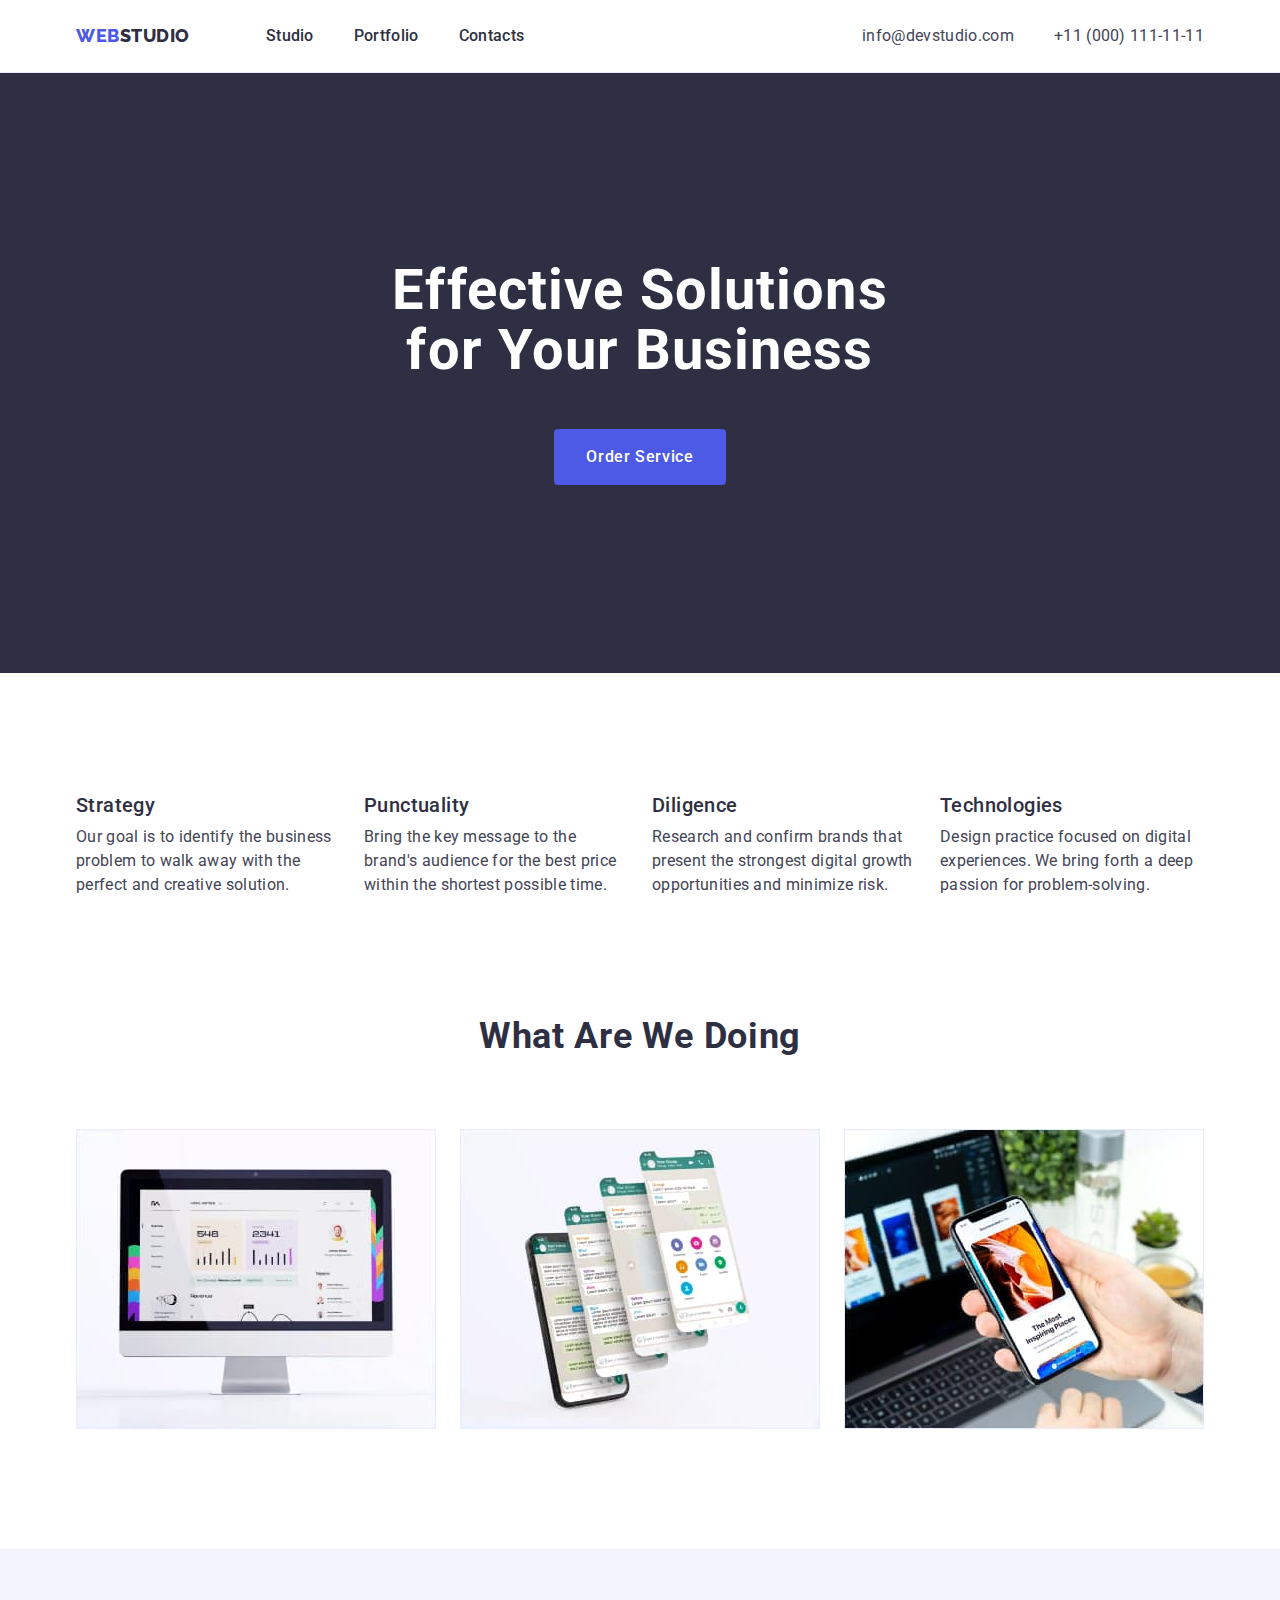
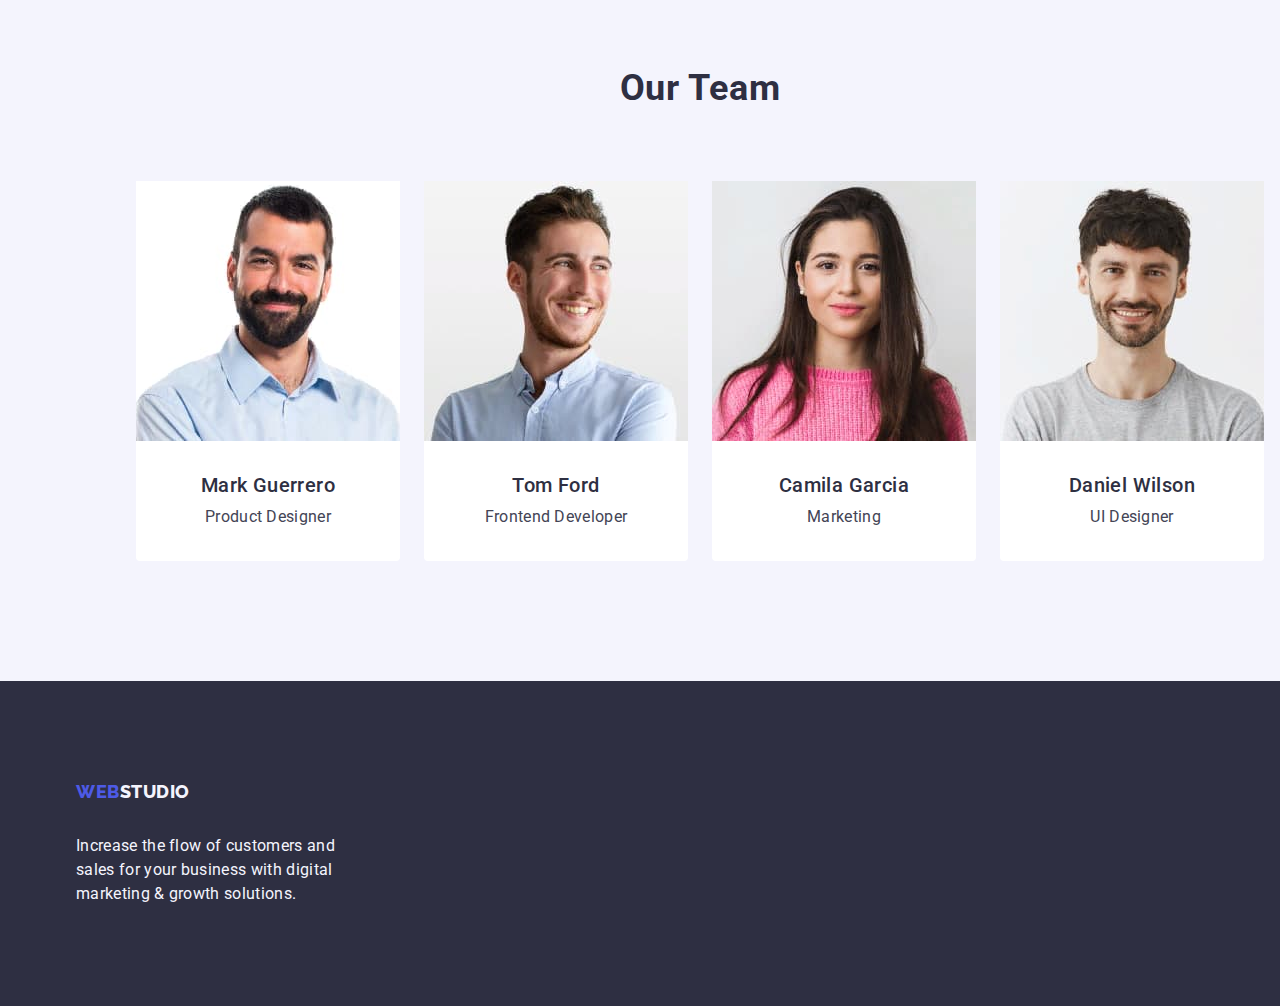
<file: index.html>
<!DOCTYPE html>
<html lang="en">
  <head>
    <meta charset="UTF-8" />
    <meta http-equiv="X-UA-Compatible" content="IE=edge" />
    <meta name="viewport" content="width=device-width, initial-scale=1.0" />

    <title>Studio</title>
    <link
      rel="stylesheet"
      href="https://cdnjs.cloudflare.com/ajax/libs/modern-normalize/1.1.0/modern-normalize.min.css"
    />
    <link rel="preconnect" href="https://fonts.googleapis.com" />
    <link rel="preconnect" href="https://fonts.gstatic.com" crossorigin />
    <link
      href="https://fonts.googleapis.com/css2?family=Raleway:wght@800&family=Roboto:wght@400;500;700&display=swap"
      rel="stylesheet"
    />
    <link rel="stylesheet" href="./css/styles.css" />
  </head>
  <body>
    <header class="main-header">
      <div class="container header-container">
        <nav class="navigation">
          <a class="logotype link" href="./index.html">
            Web<span class="logo-second">Studio</span>
          </a>
          <ul class="menu list">
            <li class="menu-item">
              <a class="menu-link link" href="./index.html">Studio</a>
            </li>
            <li class="menu-item">
              <a class="menu-link link" href="./portfolio.html">Portfolio</a>
            </li>
            <li class="menu-item">
              <a class="menu-link link" href="">Contacts</a>
            </li>
          </ul>
        </nav>
        <address class="menu-contacts">
          <ul class="contact-list list">
            <li>
              <a
                class="menu-contacts-item link"
                href="mailto:info@devstudio.com"
                >info@devstudio.com</a
              >
            </li>
            <li>
              <a class="menu-contacts-item link" href="tel:+110001111111"
                >+11 (000) 111-11-11</a
              >
            </li>
          </ul>
        </address>
      </div>
    </header>
    <main>
      <section class="hero">
        <div class="container">
          <h1 class="hero-title">Effective Solutions for Your Business</h1>
          <button class="order-button" type="button">Order Service</button>
        </div>
      </section>
      <section class="advantages">
        <div class="container">
          <h2 class="section-title" hidden>Our Advantages</h2>
          <ul class="list adv-list">
            <li class="adv-item">
              <h3 class="item-title">Strategy</h3>
              <p class="description">
                Our goal is to identify the business problem to walk away with
                the perfect and creative solution.
              </p>
            </li>
            <li class="adv-item">
              <h3 class="item-title">Punctuality</h3>
              <p class="description">
                Bring the key message to the brand's audience for the best price
                within the shortest possible time.
              </p>
            </li>
            <li class="adv-item">
              <h3 class="item-title">Diligence</h3>
              <p class="description">
                Research and confirm brands that present the strongest digital
                growth opportunities and minimize risk.
              </p>
            </li>
            <li class="adv-item">
              <h3 class="item-title">Technologies</h3>
              <p class="description">
                Design practice focused on digital experiences. We bring forth a
                deep passion for problem-solving.
              </p>
            </li>
          </ul>
        </div>
      </section>
      <section class="projects">
        <div class="container">
          <h2 class="section-title project-title">What are we doing</h2>
          <ul class="project-list list">
            <li class="project-item">
              <img
                src="./images/galery/monitor.jpg"
                alt="monitor"
                width="360"
                height="300"
              />
            </li>
            <li class="project-item">
              <img
                src="./images/galery/smartphons.jpg"
                alt="smartphons"
                width="360"
                height="300"
              />
            </li>
            <li class="project-item">
              <img
                src="./images/galery/laptop.jpg"
                alt="laptop"
                width="360"
                height="300"
              />
            </li>
          </ul>
        </div>
      </section>
      <section class="our-team">
        <div class="container">
          <h2 class="section-title">Our Team</h2>
          <ul class="team-list list">
            <li class="our-team-item">
              <img
                class="team-list-item"
                src="./images/team/mark-guerrero.jpg"
                alt="Mark Guerrero"
                width="264"
                height="260"
              />
              <div class="name-prof">
                <h3 class="item-title name">Mark Guerrero</h3>
                <p class="description profession">Product Designer</p>
              </div>
            </li>
            <li class="our-team-item">
              <img
                src="./images/team/tom-ford.jpg"
                alt="Tom Ford"
                width="264"
                height="260"
              />
              <div class="name-prof">
                <h3 class="item-title name">Tom Ford</h3>
                <p class="description profession">Frontend Developer</p>
              </div>
            </li>
            <li class="our-team-item">
              <img
                src="./images/team/camila-garcia.jpg"
                alt="Camila Garcia"
                width="264"
                height="260"
              />
              <div class="name-prof">
                <h3 class="item-title name">Camila Garcia</h3>
                <p class="description profession">Marketing</p>
              </div>
            </li>
            <li class="our-team-item">
              <img
                src="./images/team/daniel-wilson.jpg"
                alt="Daniel Wilson"
                width="264"
                height="260"
              />
              <div class="name-prof">
                <h3 class="item-title name">Daniel Wilson</h3>
                <p class="description profession">UI Designer</p>
              </div>
            </li>
          </ul>
        </div>
      </section>
    </main>
    <footer class="underside">
      <div class="container">
        <a class="logotype link lower-logo" href="./index.html"
          >Web<span class="logo-second-underside">Studio</span>
        </a>
        <p class="underside-desc">
          Increase the flow of customers and sales for your business with
          digital marketing & growth solutions.
        </p>
      </div>
    </footer>
  </body>
</html>
</file>
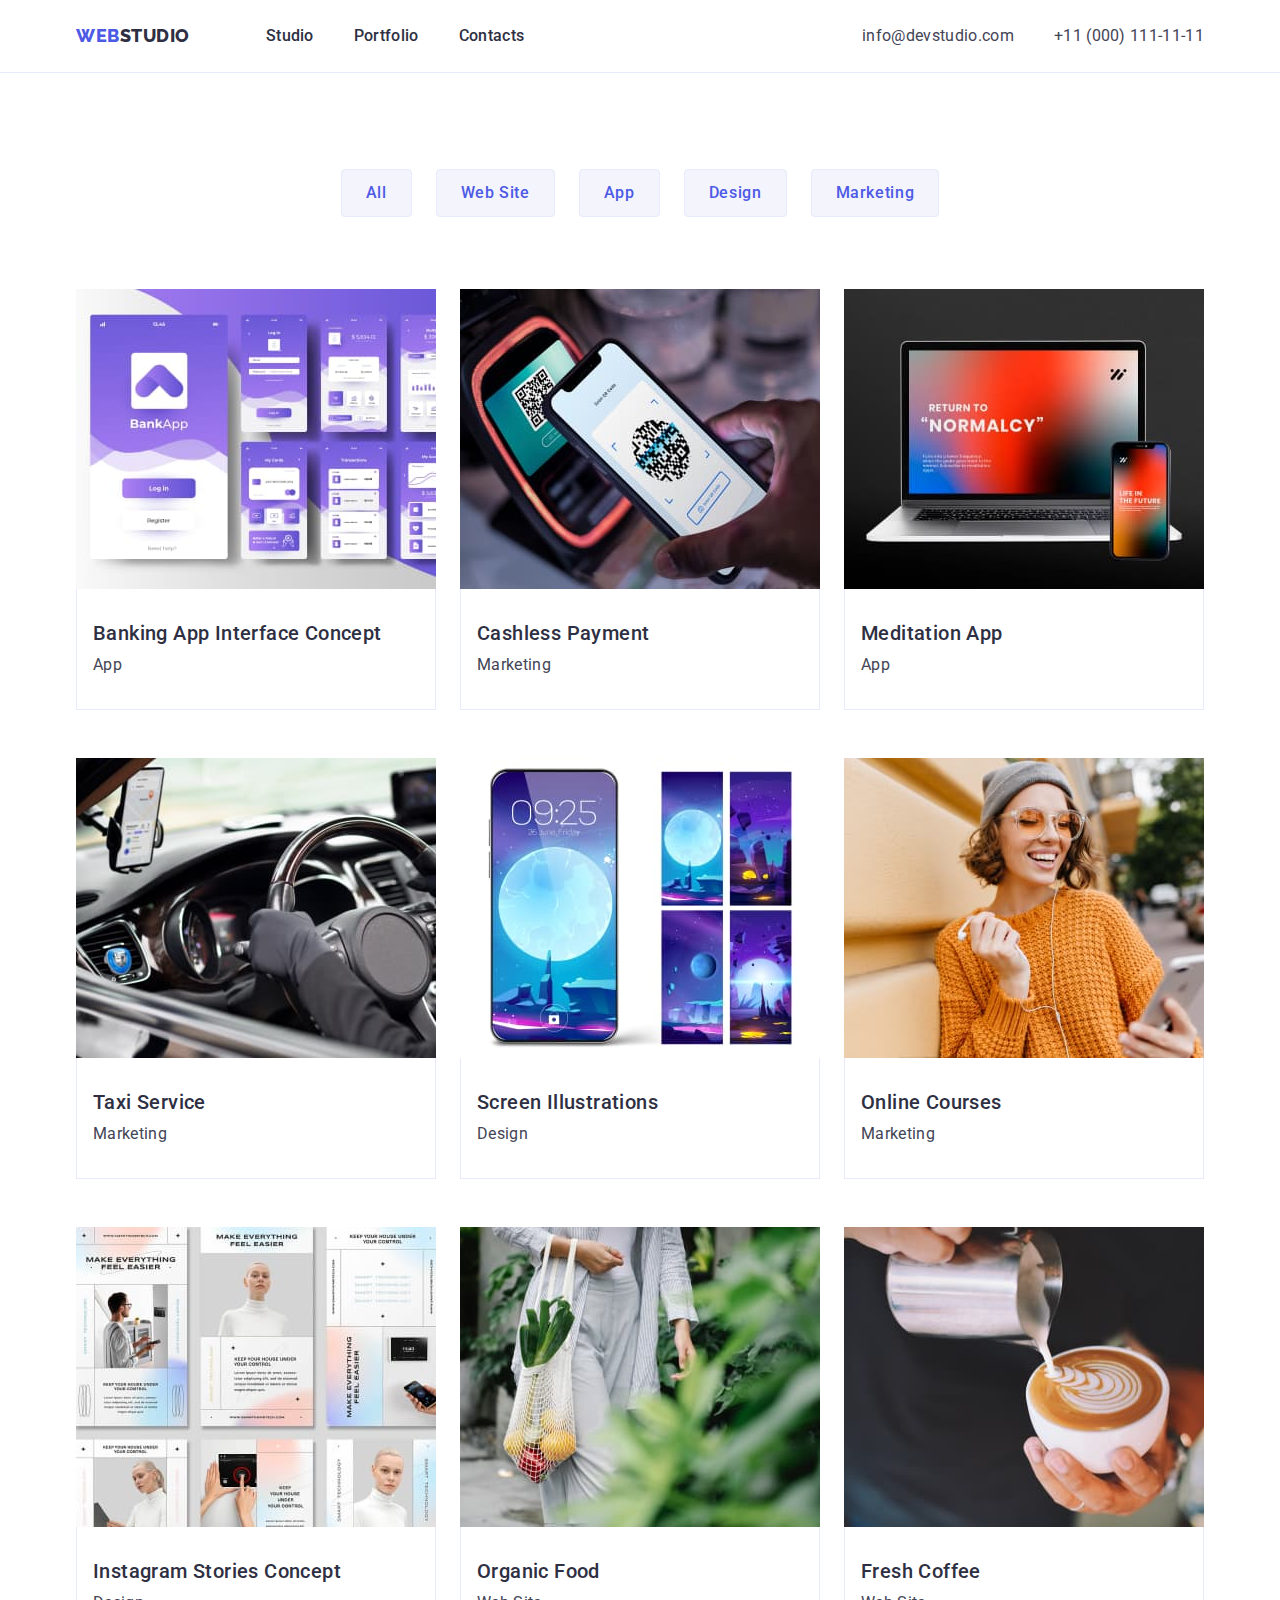
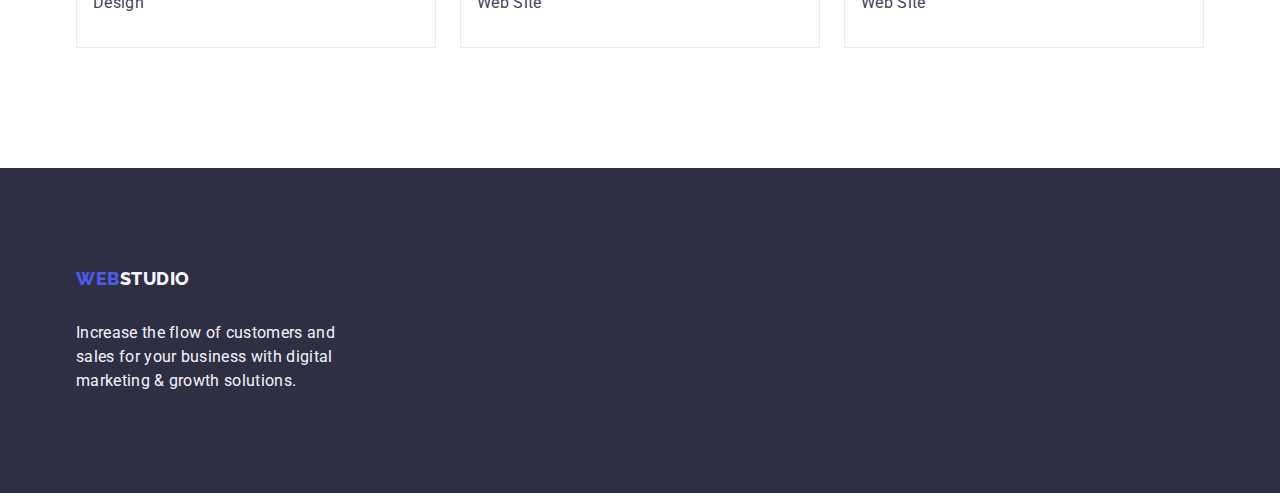
<file: portfolio.html>
<!DOCTYPE html>
<html lang="en">
  <head>
    <meta charset="UTF-8" />
    <meta http-equiv="X-UA-Compatible" content="IE=edge" />
    <meta name="viewport" content="width=device-width, initial-scale=1.0" />

    <title>Portfolio</title>
    <link
      rel="stylesheet"
      href="https://cdnjs.cloudflare.com/ajax/libs/modern-normalize/1.1.0/modern-normalize.min.css"
    />
    <link rel="preconnect" href="https://fonts.googleapis.com" />
    <link rel="preconnect" href="https://fonts.gstatic.com" crossorigin />
    <link
      href="https://fonts.googleapis.com/css2?family=Raleway:wght@800&family=Roboto:wght@400;500;700&display=swap"
      rel="stylesheet"
    />
    <link rel="stylesheet" href="./css/styles.css" />
  </head>
  <body>
    <header class="main-header">
      <div class="container header-container">
        <nav class="navigation">
          <a class="logotype link" href="./index.html">
            Web<span class="logo-second">Studio</span>
          </a>
          <ul class="menu list">
            <li class="menu-item">
              <a class="menu-link link" href="./index.html">Studio</a>
            </li>
            <li class="menu-item">
              <a class="menu-link link" href="./portfolio.html">Portfolio</a>
            </li>
            <li class="menu-item">
              <a class="menu-link link" href="">Contacts</a>
            </li>
          </ul>
        </nav>
        <address class="menu-contacts">
          <ul class="contact-list list">
            <li>
              <a
                class="menu-contacts-item link"
                href="mailto:info@devstudio.com"
                >info@devstudio.com</a
              >
            </li>
            <li>
              <a class="menu-contacts-item link" href="tel:+110001111111"
                >+11 (000) 111-11-11</a
              >
            </li>
          </ul>
        </address>
      </div>
    </header>
    <main>
      <section class="section-button">
        <div class="container button-container">
          <h1 hidden>Filter button</h1>
          <ul class="button-list list">
            <li><button class="filter-button" type="button">All</button></li>
            <li>
              <button class="filter-button" type="button">Web Site</button>
            </li>
            <li><button class="filter-button" type="button">App</button></li>
            <li><button class="filter-button" type="button">Design</button></li>
            <li>
              <button class="filter-button" type="button">Marketing</button>
            </li>
          </ul>
          <ul class="works-list list">
            <li class="work-item">
              <a class="work-link link" href="images/portfolio/bank-app.jpg">
                <img
                  src="./images/portfolio/bank-app.jpg"
                  alt="Banking App Interface Concept"
                  width="360"
                  height="300"
                />
                <div class="appl-category">
                  <h2 class="item-title">Banking App Interface Concept</h2>
                  <p class="description">App</p>
                </div></a
              >
            </li>
            <li class="work-item">
              <a class="link" href="./images/portfolio/qr-kod.jpg">
                <img
                  src="./images/portfolio/qr-kod.jpg"
                  alt="Cashless Payment"
                  width="360"
                  height="300"
                />
                <div class="appl-category">
                  <h2 class="item-title">Cashless Payment</h2>
                  <p class="description">Marketing</p>
                </div></a
              >
            </li>
            <li class="work-item">
              <a class="link" href="./images/portfolio/laptop.jpg">
                <img
                  src="./images/portfolio/laptop.jpg"
                  alt="Meditation App"
                  width="360"
                  height="300"
                />
                <div class="appl-category">
                  <h2 class="item-title">Meditation App</h2>
                  <p class="description">App</p>
                </div></a
              >
            </li>
            <li class="work-item">
              <a class="link" href="./images/portfolio/car-cab.jpg">
                <img
                  src="./images/portfolio/car-cab.jpg"
                  alt="Taxi Service"
                  width="360"
                  height="300"
                />
                <div class="appl-category">
                  <h2 class="item-title">Taxi Service</h2>
                  <p class="description">Marketing</p>
                </div></a
              >
            </li>
            <li class="work-item">
              <a class="link" href="./images/portfolio/wallpapers.jpg">
                <img
                  src="./images/portfolio/wallpapers.jpg"
                  alt="Screen Illustrations"
                  width="360"
                  height="300"
                />
                <div class="appl-category">
                  <h2 class="item-title">Screen Illustrations</h2>
                  <p class="description">Design</p>
                </div></a
              >
            </li>
            <li class="work-item">
              <a class="link" href="./images/portfolio/girl.jpg">
                <img
                  src="./images/portfolio/girl.jpg"
                  alt="Girl"
                  width="360"
                  height="300"
                />
                <div class="appl-category">
                  <h2 class="item-title">Online Courses</h2>
                  <p class="description">Marketing</p>
                </div></a
              >
            </li>
            <li class="work-item">
              <a class="link" href="./images/portfolio/instagram.jpg">
                <img
                  src="./images/portfolio/instagram.jpg"
                  alt="Instagram Stories"
                  width="360"
                  height="300"
                />
                <div class="appl-category">
                  <h2 class="item-title">Instagram Stories Concept</h2>
                  <p class="description">Design</p>
                </div></a
              >
            </li>
            <li class="work-item">
              <a class="link" href="./images/portfolio/bag.jpg">
                <img
                  src="./images/portfolio/bag.jpg"
                  alt="Bag"
                  width="360"
                  height="300"
                />
                <div class="appl-category">
                  <h2 class="item-title">Organic Food</h2>
                  <p class="description">Web Site</p>
                </div></a
              >
            </li>
            <li class="work-item">
              <a class="link" href="./images/portfolio/coffe.jpg">
                <img
                  src="./images/portfolio/coffe.jpg"
                  alt="coffee"
                  width="360"
                  height="300"
                />
                <div class="appl-category">
                  <h2 class="item-title">Fresh Coffee</h2>
                  <p class="description type-work">Web Site</p>
                </div></a
              >
            </li>
          </ul>
        </div>
      </section>
    </main>
    <footer class="underside">
      <div class="container">
        <a class="logotype link lower-logo" href="./index.html"
          >Web<span class="logo-second-underside">Studio</span>
        </a>
        <p class="underside-desc">
          Increase the flow of customers and sales for your business with
          digital marketing & growth solutions.
        </p>
      </div>
    </footer>
  </body>
</html>
</file>
<file: css/styles.css>
.list {
  list-style: none;
}
.link {
  text-decoration: none;
}
h1,
h2,
h3,
p {
  margin-top: 0;
  margin-bottom: 0;
}
ul,
ol {
  margin-top: 0;
  margin-bottom: 0;
  padding: 0;
}
button {
  cursor: pointer;
}
img {
  display: block;
}
body {
  font-family: "Roboto", sans-serif;
  color: #434455;
  background-color: var(--background-color);
}
.container {
  width: 1158px;
  margin-left: auto;
  margin-right: auto;
  padding: 0 15px;
}
:root {
  --maim-color-text: #2e2f42;
  --accent-color-text: #4d5ae5;
  --background-color: #ffffff;
  --color-text-contact: #434455;
  --border-button: #e7e9fc;
}
.menu-link:hover,
.menu-link:focus {
  color: #404bbf;
  text-decoration: none;
}
.section-title {
  font-weight: 700;
  font-size: 36px;
  line-height: 1.11;
  text-align: center;
  letter-spacing: 0.02em;
  text-transform: capitalize;
  color: var(--maim-color-text);
}
.item-title {
  font-weight: 500;
  font-size: 20px;
  line-height: 1.2;
  letter-spacing: 0.02em;
  margin-bottom: 8px;
  color: var(--maim-color-text);
}
.description {
  font-size: 16px;
  line-height: 1.5;
  letter-spacing: 0.02em;
  color: #434455;
}

/* Logo*/
.logotype {
  margin-right: 76px;
  font-family: "Raleway", sans-serif;
  font-weight: 800;
  font-size: 18px;
  line-height: 1.17;
  display: flex;
  align-items: center;
  letter-spacing: 0.03em;
  text-transform: uppercase;
  color: #4d5ae5;
}
.logo-second {
  color: #2e2f42;
}
.logo-second-underside {
  color: #f4f4fd;
}
/*Header*/
.main-header {
  border-bottom: 1px solid #e7e9fc;
  padding-top: 24px;
  padding-bottom: 24px;
}
.header-container {
  display: flex;
  align-items: center;
}
.navigation {
  display: flex;
  align-items: center;
}
.menu {
  display: flex;
  gap: 40px;
}
.menu-link {
  padding: 24px 0;
  font-weight: 500;
  font-size: 16px;
  line-height: 1.5;
  letter-spacing: 0.02em;
  color: var(--maim-color-text);
}
.menu-contacts {
  font-style: normal;
  margin-left: auto;
}

.contact-list {
  display: flex;
  align-items: center;
  gap: 40px;
}
.menu-contacts-item {
  font-style: normal;
  font-weight: 400;
  font-size: 16px;
  line-height: 1.5;
  letter-spacing: 0.02em;
  color: var(--color-text-contact);
}
.menu-contacts-item:hover,
.menu-contacts-item:focus {
  color: #404bbf;
}

/*--------Hero-------------*/
.order-button {
  min-width: 169px;
  padding: 16px 32px;
  margin: 0 auto;
  display: block;
  border-radius: 4px;
  border: 0;
  font-family: "Roboto", sans-serif;
  font-weight: 500;
  font-size: 16px;
  line-height: 1.5;
  align-items: center;
  letter-spacing: 0.04em;
  color: #ffffff;
  background-color: #4d5ae5;
}
.order-button:hover,
.order-button:focus {
  background-color: #404bbf;
}

.hero-title {
  max-width: 496px;
  height: 120px;
  margin-left: auto;
  margin-right: auto;
  margin-bottom: 48px;
  font-weight: 700;
  font-size: 56px;
  line-height: 1.07;
  text-align: center;
  letter-spacing: 0.02em;
  color: #ffffff;
}
.hero {
  margin-left: auto;
  margin-right: auto;
  padding-top: 188px;
  padding-bottom: 188px;
  background-color: #2e2f42;
}

/*-------Advantages---------*/
.advantages {
  padding-top: 120px;
  padding-bottom: 120px;
}
.adv-list {
  display: flex;
  align-items: center;
  gap: 24px;
}
.adv-item {
  width: 264px;
  height: 104px;
}

/*------What are we doing---------*/
.projects {
  padding-bottom: 120px;
}
.project-list {
  display: flex;
  align-items: center;
  gap: 24px;
}
.project-title {
  margin-bottom: 72px;
}
.project-item {
  width: calc((100% - 48px) / 3);
}

/*------Our team-------*/
.our-team {
  width: 1400px;
  margin-left: auto;
  margin-right: auto;
  padding: 120px 0;
  background-color: #f4f4fd;
}
.section-title {
  margin-bottom: 72px;
}
.our-team-item {
  border-radius: 0px 0px 4px 4px;
  background-color: #ffffff;
}
.name-prof {
  padding: 32px 16px;
}
.team-list {
  display: flex;
  align-items: center;
  gap: 24px;
}
.name {
  text-align: center;
  margin-bottom: 8px;
}
.profession {
  text-align: center;
}
/*---------Portfolio filter button---------*/
.section-button {
  padding: 96px 0 120px;
}

.filter-button {
  height: 48px;
  padding: 12px 24px;
  font-family: "Roboto", sans-serif;
  font-weight: 500;
  font-size: 16px;
  line-height: 1.5;
  letter-spacing: 0.04em;
  border: 1px solid var(--border-button);
  border-radius: 4px;
  display: flex;
  align-items: center;
  text-align: center;
  color: #4d5ae5;
  background: #f4f4fd;
}
.filter-button:hover,
.filter-button:focus {
  border: 1px solid transparent;
  color: #ffffff;
  background-color: #404bbf;
}
.button-list {
  display: flex;
  align-items: center;
  justify-content: center;
  margin-bottom: 72px;
  gap: 24px;
}
/*------Portfolio Works----------*/

.works-list {
  display: flex;
  align-items: center;
  flex-wrap: wrap;
  gap: 24px;
  row-gap: 48px;
}
.work-item {
  width: calc((100% - 48px) / 3);
}
.appl-category {
  padding: 32px 16px;
  border: 1px solid #e7e9fc;
  border-top: none;
}
/*-------Footer--------*/
.underside {
  padding: 100px 0;
  background-color: #2e2f42;
}
.underside-desc {
  max-width: 264px;
  margin-top: 16px;
  font-weight: 400;
  font-size: 16px;
  line-height: 1.5;
  letter-spacing: 0.02em;
  color: #f4f4fd;
}
.lower-logo {
  display: inline-block;
  margin-bottom: 16px;
}
</file>
